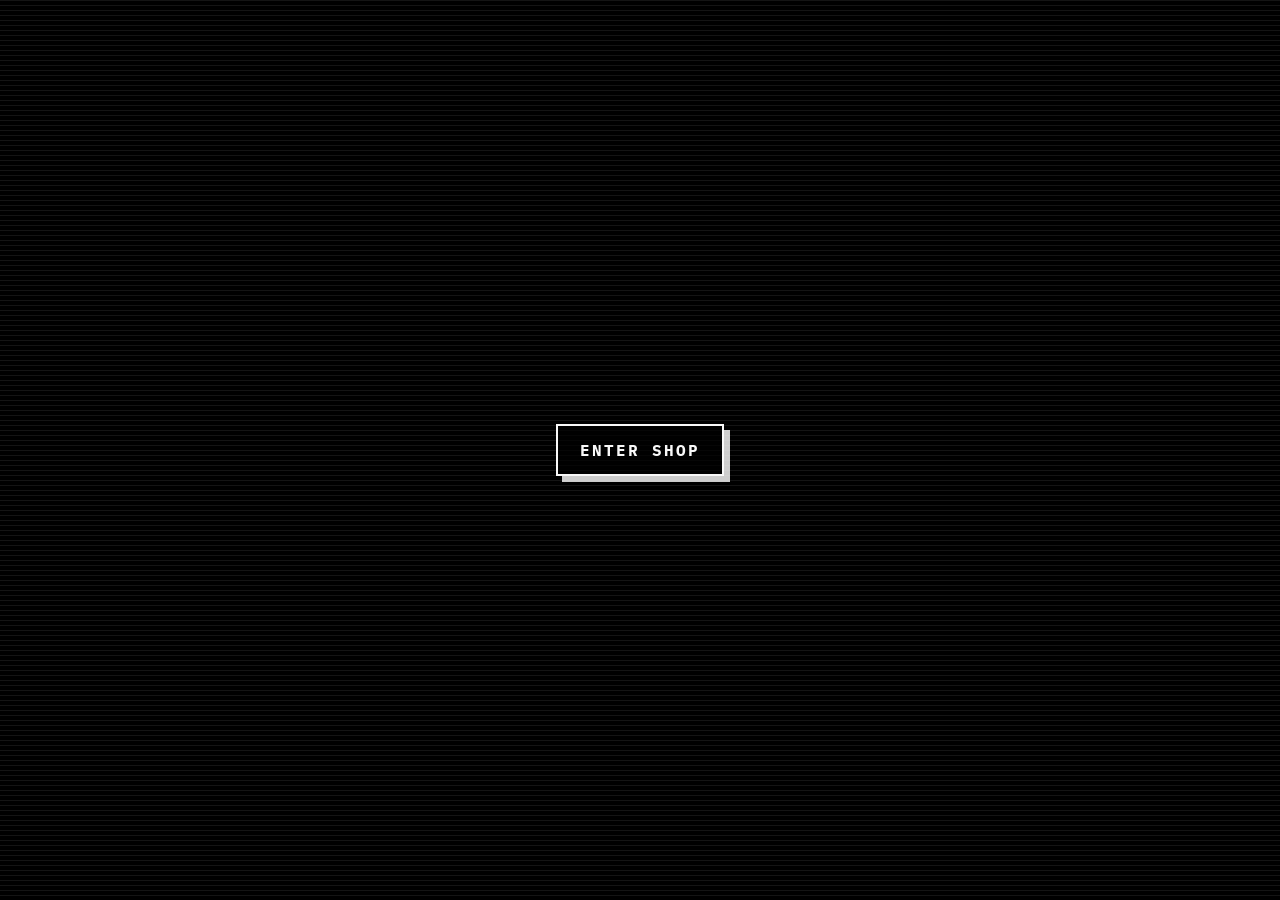
<file: index.html>
<!DOCTYPE html>
<html lang="en">
<head>
  <meta charset="UTF-8">
  <meta name="viewport" content="width=device-width, initial-scale=1.0">
  <title>Division 1 OS | Entry</title>
  <meta name="description" content="Division 1 entry page with full-screen background video and shop access.">
  <link rel="preconnect" href="https://fonts.googleapis.com">
  <link rel="preconnect" href="https://fonts.gstatic.com" crossorigin>
  <link href="https://fonts.googleapis.com/css2?family=IBM+Plex+Mono:wght@400;500;600;700&display=swap" rel="stylesheet">
  <link rel="stylesheet" href="style.css">
</head>
<body data-page="home">
  <main class="entry-screen" aria-label="Division 1 entry">
    <video class="entry-video" src="videos/bg-vid.mp4" autoplay muted loop playsinline preload="auto" aria-hidden="true"></video>
    <div class="entry-scanline" aria-hidden="true"></div>
    <a class="entry-button" href="shop.html">Enter Shop</a>
  </main>
</body>
</html>
</file>
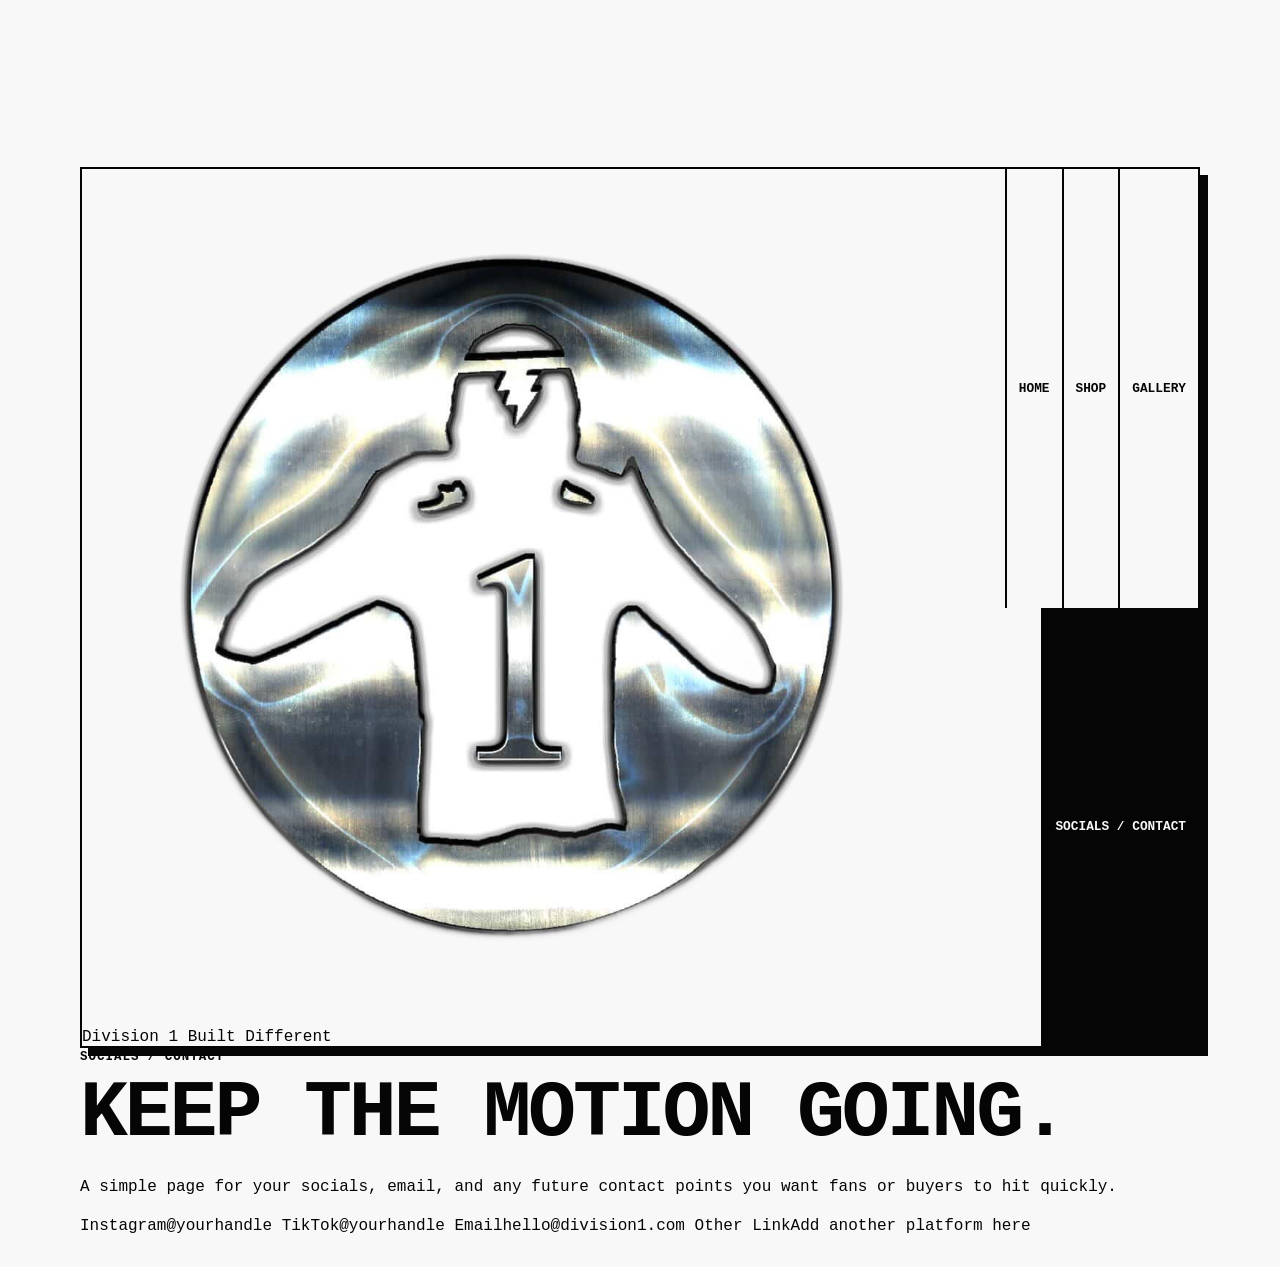
<file: contact.html>
<!DOCTYPE html>
<html lang="en">
<head>
  <meta charset="UTF-8">
  <meta name="viewport" content="width=device-width, initial-scale=1.0">
  <title>Division 1 | Socials & Contact</title>
  <meta name="description" content="Division 1 socials and contact page with quick links for email, Instagram, TikTok, and store traffic.">
  <link rel="preconnect" href="https://fonts.googleapis.com">
  <link rel="preconnect" href="https://fonts.gstatic.com" crossorigin>
  <link href="https://fonts.googleapis.com/css2?family=Antonio:wght@400;500;700&family=Manrope:wght@400;500;700;800&display=swap" rel="stylesheet">
  <link rel="stylesheet" href="style.css">
</head>
<body>
  <canvas class="scene-canvas" id="scene-canvas" aria-hidden="true"></canvas>
  <div class="page-shell">
    <div class="background-vignette" aria-hidden="true"></div>
    <div class="noise" aria-hidden="true"></div>

    <header class="site-header">
      <a class="brand" href="index.html" aria-label="Division 1 home">
        <img class="brand-logo" src="images/division1.jpg" alt="Division 1 logo">
        <span class="brand-text-wrap">
          <span class="brand-text">Division 1</span>
          <span class="brand-subtext">Built Different</span>
        </span>
      </a>

      <nav class="site-nav" aria-label="Primary navigation">
        <a href="index.html">Home</a>
        <a href="shop.html">Shop</a>
        <a href="gallery.html">Gallery</a>
        <a class="nav-cta is-active" href="contact.html">Socials / Contact</a>
      </nav>
    </header>

    <main>
      <section class="section inner-page-section">
        <div class="panel-card socials-card socials-page-card">
          <div>
            <p class="eyebrow">Socials / Contact</p>
            <h1>Keep the motion going.</h1>
            <p>
              A simple page for your socials, email, and any future contact points you want fans or buyers to hit quickly.
            </p>
          </div>

          <div class="social-links" aria-label="Social and contact links">
            <a href="#"><span class="social-label">Instagram</span><span class="social-hint">@yourhandle</span></a>
            <a href="#"><span class="social-label">TikTok</span><span class="social-hint">@yourhandle</span></a>
            <a href="mailto:hello@division1.com"><span class="social-label">Email</span><span class="social-hint">hello@division1.com</span></a>
            <a href="#"><span class="social-label">Other Link</span><span class="social-hint">Add another platform here</span></a>
          </div>
        </div>
      </section>
    </main>
  </div>

  <script src="script.js"></script>
</body>
</html>
</file>
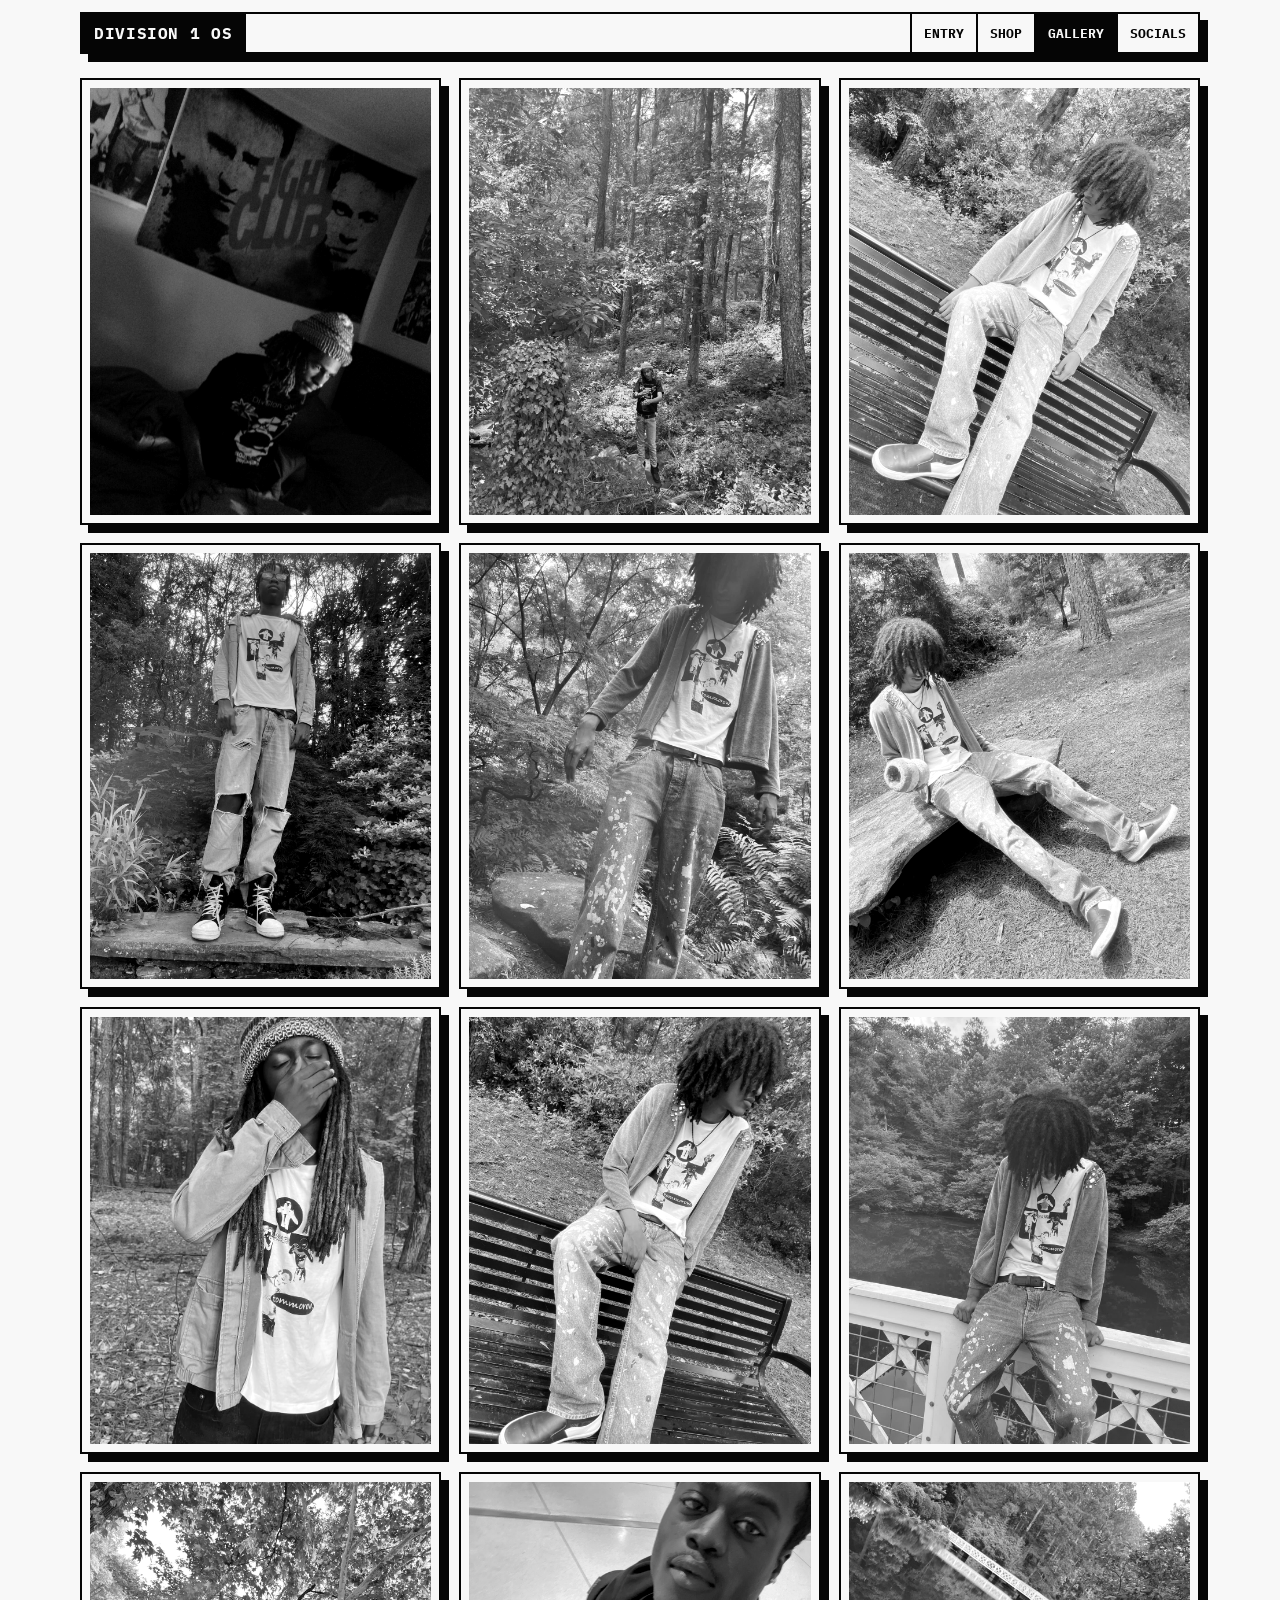
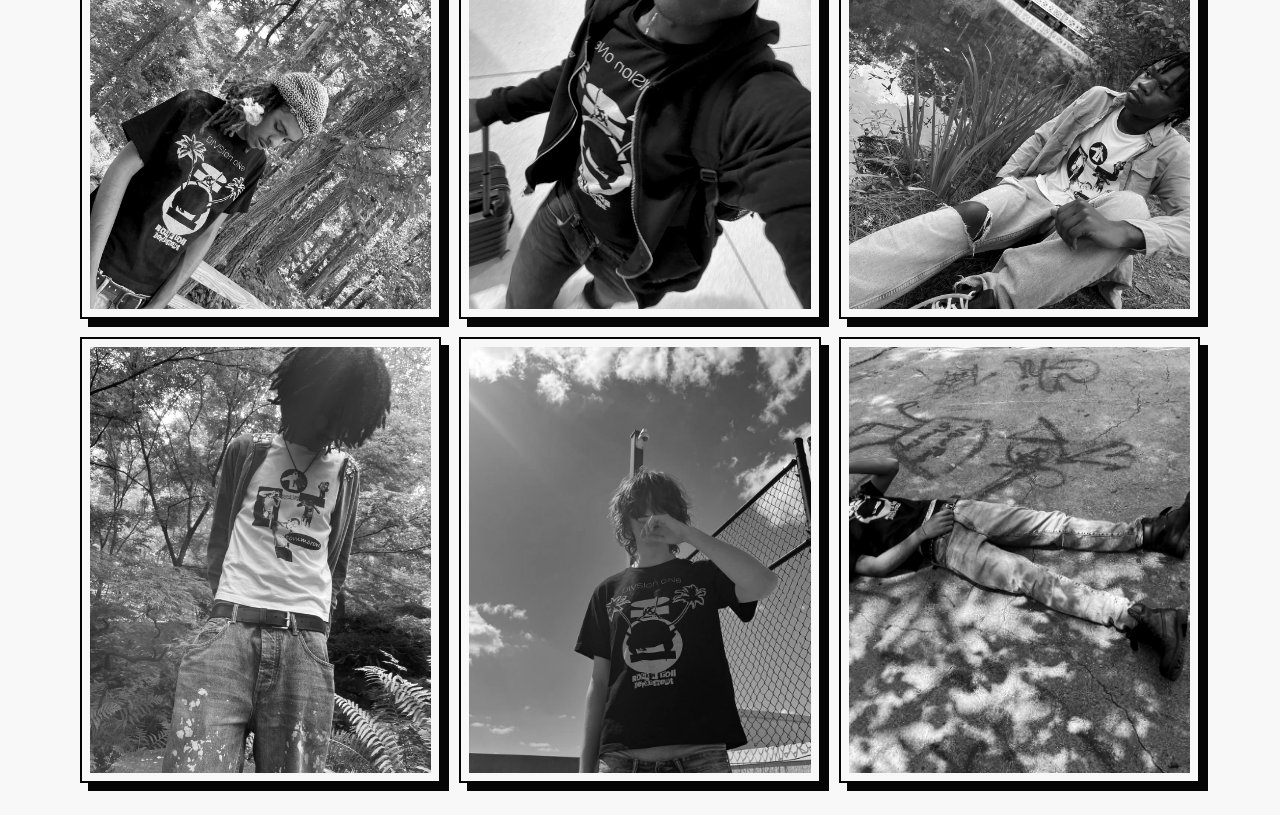
<file: gallery.html>
<!DOCTYPE html>
<html lang="en">
<head>
  <meta charset="UTF-8">
  <meta name="viewport" content="width=device-width, initial-scale=1.0">
  <title>Division 1 OS | Gallery</title>
  <meta name="description" content="Division 1 gallery wall featuring the latest model imagery.">
  <link rel="preconnect" href="https://fonts.googleapis.com">
  <link rel="preconnect" href="https://fonts.gstatic.com" crossorigin>
  <link href="https://fonts.googleapis.com/css2?family=IBM+Plex+Mono:wght@400;500;600;700&display=swap" rel="stylesheet">
  <link rel="stylesheet" href="style.css">
</head>
<body data-page="gallery">
  <div class="page-shell">
    <header class="site-header" role="banner">
      <a class="os-title" href="shop.html" aria-label="Division 1 OS shop">Division 1 OS</a>
      <nav class="site-nav" aria-label="Primary navigation">
        <a href="index.html">Entry</a>
        <a href="shop.html">Shop</a>
        <a class="is-active" href="gallery.html">Gallery</a>
        <a href="socials.html">Socials</a>
      </nav>
    </header>

    <main class="page-main">
      <section class="gallery-grid" aria-label="Division 1 gallery wall">
        <article class="gallery-card">
          <img src="images/gallery/002A9134-5596-49DA-8543-F409889FA84F.jpg" alt="Division 1 gallery photo 1">
        </article>
        <article class="gallery-card">
          <img src="images/gallery/0988D5C7-F6C4-4F6B-AE9B-D7F453236F63.jpg" alt="Division 1 gallery photo 2">
        </article>
        <article class="gallery-card">
          <img src="images/gallery/2468764F-B0F0-4C54-BBE6-BCFC4D57D0B0.jpg" alt="Division 1 gallery photo 3">
        </article>
        <article class="gallery-card">
          <img src="images/gallery/3742589E-BDD7-4CBD-98D0-9372729EDD4E.jpg" alt="Division 1 gallery photo 4">
        </article>
        <article class="gallery-card">
          <img src="images/gallery/5695D13D-CEAA-4D8B-82FC-5A68858D97DD.jpg" alt="Division 1 gallery photo 5">
        </article>
        <article class="gallery-card">
          <img src="images/gallery/6E2724D7-BED1-4130-9069-32F19ACFB177.jpg" alt="Division 1 gallery photo 6">
        </article>
        <article class="gallery-card">
          <img src="images/gallery/86C8DBD4-D528-47E9-AEC0-94475CB0ED78.jpg" alt="Division 1 gallery photo 7">
        </article>
        <article class="gallery-card">
          <img src="images/gallery/B9F8D4E5-040B-4585-B50F-63C8EF6AC366.jpg" alt="Division 1 gallery photo 8">
        </article>
        <article class="gallery-card">
          <img src="images/gallery/C68CF71A-08F8-490B-B3F4-B668150BE00D.jpg" alt="Division 1 gallery photo 9">
        </article>
        <article class="gallery-card">
          <img src="images/gallery/C8C91AD1-900A-488D-93C0-7E09DACCEC9B.jpg" alt="Division 1 gallery photo 10">
        </article>
        <article class="gallery-card">
          <img src="images/gallery/DE39387F-4981-46D3-94E9-E57F1C992A5A.jpg" alt="Division 1 gallery photo 11">
        </article>
        <article class="gallery-card">
          <img src="images/gallery/E03874D7-5C7E-4EC0-A48F-154E5670179C.jpg" alt="Division 1 gallery photo 12">
        </article>
        <article class="gallery-card">
          <img src="images/gallery/E4FD5A4D-A7CB-4FA4-AC20-93D4D2C5171C.jpg" alt="Division 1 gallery photo 13">
        </article>
        <article class="gallery-card">
          <img src="images/gallery/E6BE2B4B-7465-4A1B-A07D-D40C5129F296.jpg" alt="Division 1 gallery photo 14">
        </article>
        <article class="gallery-card">
          <img src="images/gallery/F37A3FFB-E50E-4DAF-BC9C-5082386220A2.jpg" alt="Division 1 gallery photo 15">
        </article>
      </section>
    </main>
  </div>
  <script src="script.js" defer></script>
</body>
</html>
</file>
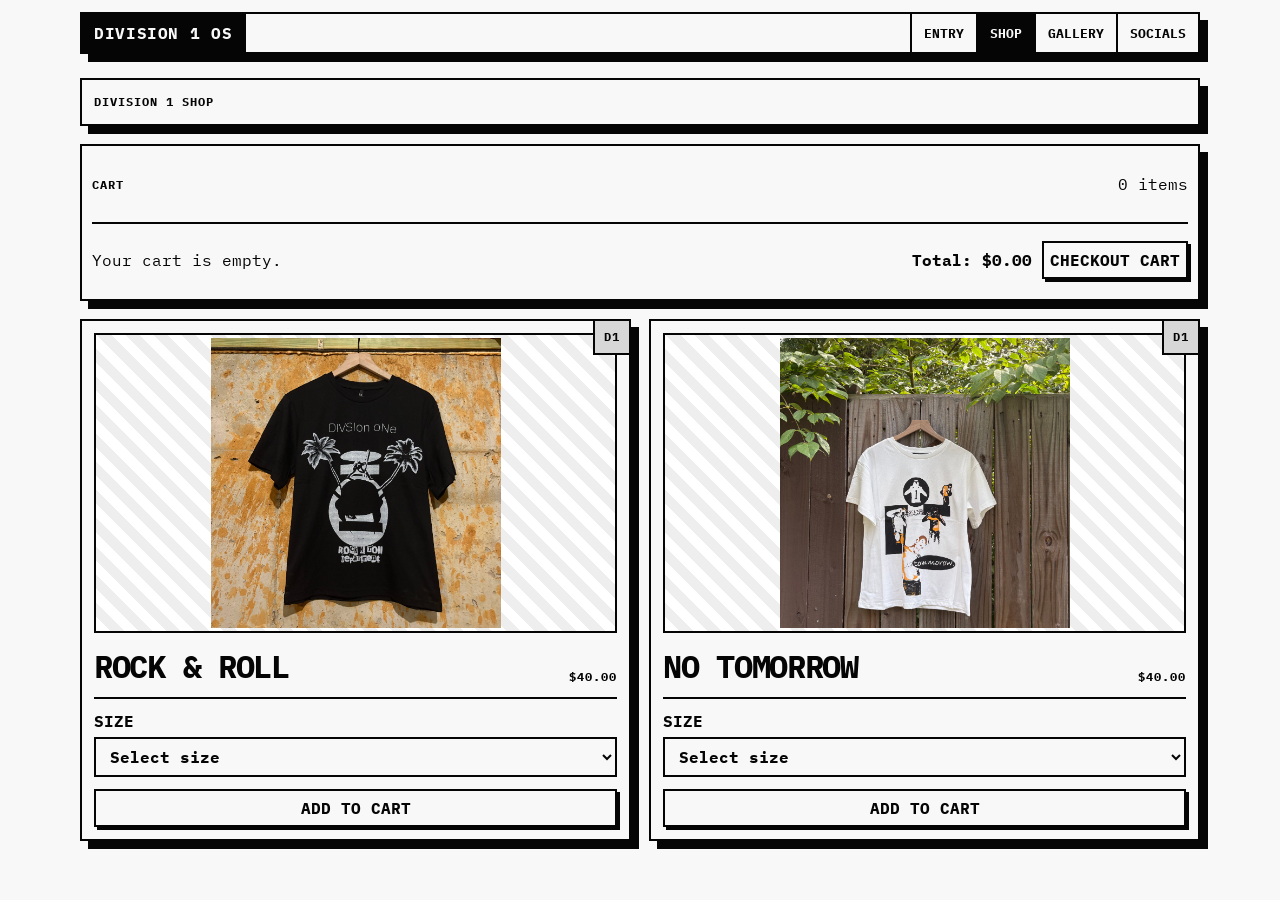
<file: shop.html>
<!DOCTYPE html>
<html lang="en">
<head>
  <meta charset="UTF-8">
  <meta name="viewport" content="width=device-width, initial-scale=1.0">
  <title>Division 1 OS | Shop</title>
  <meta name="description" content="Division 1 shop page featuring the current shirt drop.">
  <link rel="preconnect" href="https://fonts.googleapis.com">
  <link rel="preconnect" href="https://fonts.gstatic.com" crossorigin>
  <link href="https://fonts.googleapis.com/css2?family=IBM+Plex+Mono:wght@400;500;600;700&display=swap" rel="stylesheet">
  <link rel="stylesheet" href="style.css">
  <script src="https://js.stripe.com/v3/"></script>
</head>
<body data-page="shop">
  <div class="page-shell">
    <header class="site-header" role="banner">
      <a class="os-title" href="shop.html" aria-label="Division 1 OS shop">Division 1 OS</a>
      <nav class="site-nav" aria-label="Primary navigation">
        <a href="index.html">Entry</a>
        <a class="is-active" href="shop.html">Shop</a>
        <a href="gallery.html">Gallery</a>
        <a href="socials.html">Socials</a>
      </nav>
    </header>

    <main class="page-main">
      <section class="page-intro shop-intro">
        <p class="eyebrow">Division 1 Shop</p>
      </section>

      <section class="cart-panel" aria-live="polite">
        <div class="cart-panel-header">
          <p class="eyebrow">Cart</p>
          <p class="cart-count"><span data-cart-count>0</span> items</p>
        </div>
        <div class="cart-body">
          <p class="cart-empty" data-cart-empty>Your cart is empty.</p>
          <ul class="cart-items" data-cart-items></ul>
          <p class="cart-total">Total: <strong data-cart-total>$0.00</strong></p>
          <button class="cart-checkout-link" type="button" data-checkout-button>Checkout Cart</button>
        </div>
      </section>

      <section class="checkout-modal" data-checkout-modal hidden>
        <button type="button" class="checkout-cancel" data-checkout-cancel>Cancel</button>
        <form data-shipping-form>
          <p class="eyebrow">Shipping</p>
          <input data-ship-name placeholder="Full name" required />
          <input data-ship-line1 placeholder="Address" required />
          <input data-ship-city placeholder="City" required />
          <input data-ship-state placeholder="State" required />
          <input data-ship-zip placeholder="ZIP" required />
          <button type="submit">Continue to payment</button>
        </form>

        <div data-payment-section hidden>
          <p class="eyebrow">Payment</p>
          <div id="payment-element"></div>
          <button type="button" data-pay-button>Pay now</button>
          <div data-payment-message></div>
        </div>
      </section>


      <section class="product-grid shop-grid" aria-label="Division 1 shirt drop">
        <article class="product-card" data-product-card>
          <p class="product-tag">D1</p>
          <div class="shirt-stage">
            <div class="shirt-display" aria-label="Rock and Roll shirt image">
              <div class="shirt-image-wrap">
                <img class="shirt-image" src="images/rock-n-roll-d1.jpg" alt="Rock and Roll shirt product image">
              </div>
            </div>
          </div>
          <div class="product-meta">
            <h2>rock &amp; roll</h2>
            <p class="price-text">$40.00</p>
          </div>
          <label class="size-selector">
            <span>Size</span>
            <select data-size-selector aria-label="Select Rock and Roll Shirt size" required>
              <option value="">Select size</option>
              <option value="Small">Small</option>
              <option value="Med">Med</option>
              <option value="Large">Large</option>
              <option value="XL">XL</option>
            </select>
          </label>
          <button class="add-to-cart-button" type="button" data-add-to-cart data-name="Rock &amp; Roll Shirt" data-price="40" data-price-id="price_1TxEKOCPoNR7hDKvvRAcGskj" data-shopify-variant-id="">Add to cart</button>
        </article>
        <article class="product-card" data-product-card>
          <p class="product-tag">D1</p>
          <div class="shirt-stage">
            <div class="shirt-display" aria-label="No Tomorrow shirt image">
              <div class="shirt-image-wrap">
                <img class="shirt-image" src="images/no-tomorrow-d1.jpg" alt="No Tomorrow shirt product image">
              </div>
            </div>
          </div>
          <div class="product-meta">
            <h2>no tomorrow</h2>
            <p class="price-text">$40.00</p>
          </div>
          <label class="size-selector">
            <span>Size</span>
            <select data-size-selector aria-label="Select No Tomorrow Shirt size" required>
              <option value="">Select size</option>
              <option value="Small">Small</option>
              <option value="Med">Med</option>
              <option value="Large">Large</option>
              <option value="XL">XL</option>
            </select>
          </label>
          <button class="add-to-cart-button" type="button" data-add-to-cart data-name="No Tomorrow Shirt" data-price="40" data-price-id="price_1TxEJqCPoNR7hDKvkVjAPlTO" data-shopify-variant-id="">Add to cart</button>
        </article>
      </section>
    </main>
  </div>
  <aside class="cart-toast" data-cart-toast role="status" aria-live="polite" aria-atomic="true"></aside>
  <script src="script.js" defer></script>
</body>
</html>
</file>
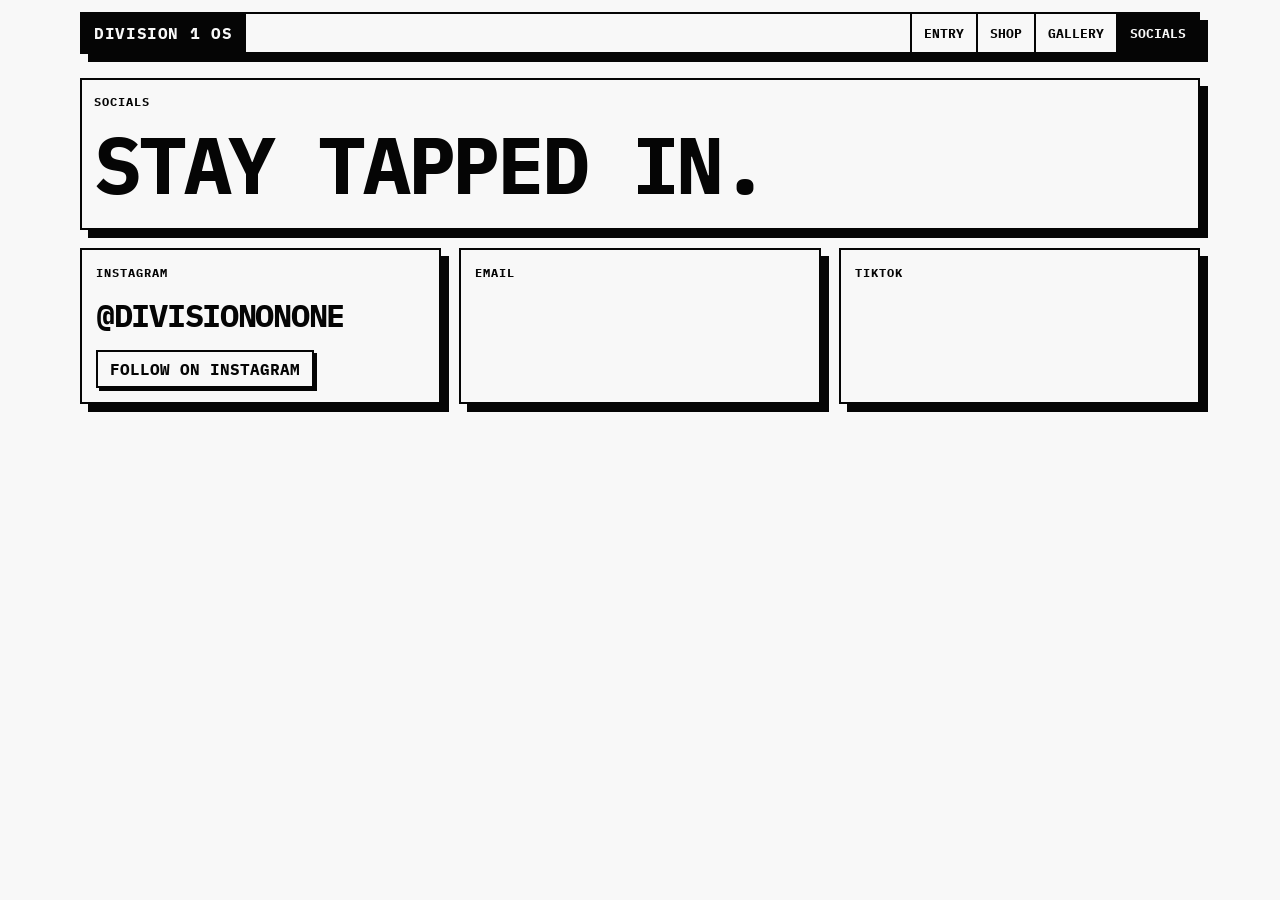
<file: socials.html>
<!DOCTYPE html>
<html lang="en">
<head>
  <meta charset="UTF-8">
  <meta name="viewport" content="width=device-width, initial-scale=1.0">
  <title>Division 1 OS | Socials</title>
  <meta name="description" content="Division 1 contact page with clean social and contact placeholders.">
  <link rel="preconnect" href="https://fonts.googleapis.com">
  <link rel="preconnect" href="https://fonts.gstatic.com" crossorigin>
  <link href="https://fonts.googleapis.com/css2?family=IBM+Plex+Mono:wght@400;500;600;700&display=swap" rel="stylesheet">
  <link rel="stylesheet" href="style.css">
</head>
<body data-page="socials">
  <div class="page-shell">
    <header class="site-header" role="banner">
      <a class="os-title" href="shop.html" aria-label="Division 1 OS shop">Division 1 OS</a>
      <nav class="site-nav" aria-label="Primary navigation">
        <a href="index.html">Entry</a>
        <a href="shop.html">Shop</a>
        <a href="gallery.html">Gallery</a>
        <a class="is-active" href="socials.html">Socials</a>
      </nav>
    </header>

    <main class="page-main">
      <section class="page-intro contact-intro">
        <p class="eyebrow">Socials</p>
        <h1>Stay tapped in.</h1>
      </section>

      <section class="contact-grid" aria-label="Social and contact links">
        <article class="contact-card">
          <span class="contact-label">Instagram</span>
          <h2>@divisiononone</h2>
          <a class="button button-secondary" href="https://instagram.com/divisiononone" target="_blank" rel="noopener noreferrer">Follow on Instagram</a>
        </article>
        <article class="contact-card">
          <span class="contact-label">Email</span>
        </article>
        <article class="contact-card">
          <span class="contact-label">TikTok</span>
        </article>
      </section>
    </main>
  </div>

  <script src="script.js" defer></script>
</body>
</html>
</file>
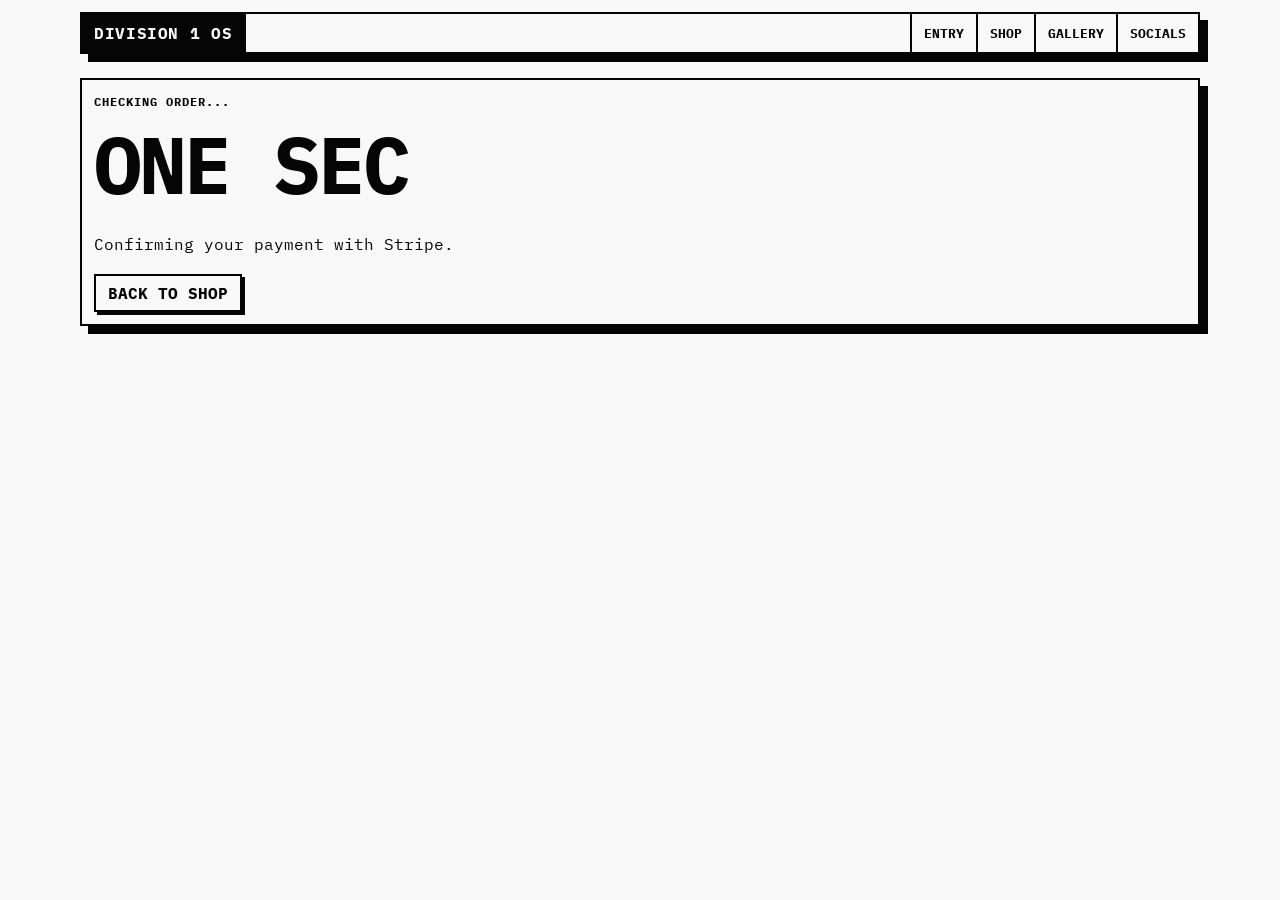
<file: success.html>
<!DOCTYPE html>
<html lang="en">
<head>
  <meta charset="UTF-8">
  <meta name="viewport" content="width=device-width, initial-scale=1.0">
  <title>Division 1 OS | Order Status</title>
  <meta name="description" content="Division 1 order confirmation.">
  <link rel="preconnect" href="https://fonts.googleapis.com">
  <link rel="preconnect" href="https://fonts.gstatic.com" crossorigin>
  <link href="https://fonts.googleapis.com/css2?family=IBM+Plex+Mono:wght@400;500;600;700&display=swap" rel="stylesheet">
  <link rel="stylesheet" href="style.css">
  <script src="https://js.stripe.com/v3/"></script>
</head>
<body data-page="success">
  <div class="page-shell">
    <header class="site-header" role="banner">
      <a class="os-title" href="shop.html" aria-label="Division 1 OS shop">Division 1 OS</a>
      <nav class="site-nav" aria-label="Primary navigation">
        <a href="index.html">Entry</a>
        <a href="shop.html">Shop</a>
        <a href="gallery.html">Gallery</a>
        <a href="socials.html">Socials</a>
      </nav>
    </header>

    <main class="page-main">
      <section class="page-intro">
        <p class="eyebrow" data-status-eyebrow>Checking order...</p>
        <h1 data-status-heading>One sec</h1>
        <p data-status-message>Confirming your payment with Stripe.</p>
        <a class="button" href="shop.html" data-status-link hidden>Back to shop</a>
      </section>
    </main>
  </div>

  <script>
    const STRIPE_PUBLISHABLE_KEY = "pk_live_51TO7K6CPoNR7hDKvW3UTZYabvAgOZBFedd6Ys2CeK8PNJPOmevIpFqAZmxM4OPK7GpElDqbZB3Icw0OH63dFVGye00vrfYCIfn";
    const stripe = Stripe(STRIPE_PUBLISHABLE_KEY);

    const eyebrow = document.querySelector("[data-status-eyebrow]");
    const heading = document.querySelector("[data-status-heading]");
    const message = document.querySelector("[data-status-message]");
    const link = document.querySelector("[data-status-link]");

    function setStatus(eyebrowText, headingText, messageText) {
      eyebrow.textContent = eyebrowText;
      heading.textContent = headingText;
      message.textContent = messageText;
      link.hidden = false;
    }

    const clientSecret = new URLSearchParams(window.location.search).get("payment_intent_client_secret");

    if (!clientSecret) {
      setStatus("Order Status", "Nothing to show", "We couldn't find a payment to confirm.");
    } else {
      stripe.retrievePaymentIntent(clientSecret).then(({ paymentIntent }) => {
        switch (paymentIntent?.status) {
          case "succeeded":
            setStatus("Order Confirmed", "You're all set", "Payment received — thanks for the order. A confirmation will follow by email.");
            window.localStorage.removeItem("division1-cart-v2");
            break;
          case "processing":
            setStatus("Order Processing", "Almost there", "Your payment is processing. We'll update you once it's confirmed.");
            break;
          case "requires_payment_method":
            setStatus("Payment Failed", "Something went wrong", "Your payment wasn't successful. Please try again.");
            break;
          default:
            setStatus("Order Status", "Status unknown", "We couldn't confirm your payment status. Contact us if you were charged.");
            break;
        }
      });
    }
  </script>
</body>
</html>
</file>
<file: style.css>
:root {
  --black: #050505;
  --white: #f8f8f8;
  --gray: #d7d7d7;
  --dark-gray: #222;
  --line: #050505;
  --shadow: 8px 8px 0 #050505;
  --site-width: 1120px;
}

* { box-sizing: border-box; }
html { color-scheme: light; }
body {
  margin: 0;
  min-width: 320px;
  min-height: 100vh;
  font-family: "IBM Plex Mono", "Courier New", monospace;
  color: var(--black);
  background: var(--white);
}
a { color: inherit; text-decoration: none; }
img { display: block; max-width: 100%; }
button, select, input { font: inherit; }

.entry-screen {
  position: relative;
  display: grid;
  min-height: 100vh;
  min-height: 100dvh;
  place-items: center;
  overflow: hidden;
  background: #000;
}
.entry-video {
  position: absolute;
  inset: 0;
  width: 100%;
  height: 100%;
  object-fit: cover;
}
.entry-scanline {
  position: absolute;
  inset: 0;
  pointer-events: none;
  background: repeating-linear-gradient(180deg, rgba(255,255,255,.08) 0 1px, transparent 1px 5px), rgba(0,0,0,.18);
}
.entry-button {
  position: relative;
  z-index: 1;
  padding: 14px 22px;
  border: 2px solid var(--white);
  background: rgba(0,0,0,.72);
  color: var(--white);
  font-weight: 700;
  letter-spacing: .12em;
  text-transform: uppercase;
  box-shadow: 6px 6px 0 rgba(255,255,255,.8);
}
.entry-button:hover, .entry-button:focus-visible { transform: translate(-2px, -2px); }

.page-shell {
  width: min(calc(100% - 24px), var(--site-width));
  min-height: 100vh;
  margin: 0 auto;
  padding: 12px 0 32px;
}
.site-header {
  position: sticky;
  top: 0;
  z-index: 5;
  display: flex;
  align-items: stretch;
  justify-content: space-between;
  gap: 0;
  border: 2px solid var(--line);
  background: var(--white);
  box-shadow: var(--shadow);
}
.os-title {
  display: flex;
  align-items: center;
  min-height: 38px;
  padding: 0 12px;
  border-right: 2px solid var(--line);
  background: var(--black);
  color: var(--white);
  font-weight: 700;
  letter-spacing: .04em;
  text-transform: uppercase;
}
.site-nav { display: flex; flex-wrap: wrap; justify-content: flex-end; }
.site-nav a {
  display: flex;
  align-items: center;
  min-height: 38px;
  padding: 0 12px;
  border-left: 2px solid var(--line);
  font-size: .8rem;
  font-weight: 700;
  text-transform: uppercase;
}
.site-nav a:hover, .site-nav a:focus-visible, .site-nav a.is-active { background: var(--black); color: var(--white); }
.page-main { display: grid; gap: 18px; padding-top: 24px; }
.page-intro, .cart-panel, .product-card, .contact-card, .gallery-card {
  border: 2px solid var(--line);
  background: var(--white);
  box-shadow: var(--shadow);
}
.page-intro { padding: 12px; }
.eyebrow, .price-text, .product-tag, .contact-label { margin: 0; font-size: .78rem; font-weight: 700; letter-spacing: .08em; text-transform: uppercase; }
h1, h2 { margin: 0; text-transform: uppercase; letter-spacing: -.04em; }
h1 { font-size: clamp(2rem, 8vw, 5rem); }
h2 { font-size: clamp(1.2rem, 3vw, 2rem); }
p { line-height: 1.6; }

.shop-grid { display: grid; grid-template-columns: repeat(2, minmax(0, 1fr)); gap: 18px; align-items: start; }
.product-card { position: relative; display: grid; gap: 12px; padding: 12px; }
.product-tag { position: absolute; top: 0; right: 0; padding: 6px 9px; border-left: 2px solid var(--line); border-bottom: 2px solid var(--line); background: var(--gray); }
.shirt-stage { display: grid; place-items: center; min-height: 300px; border: 2px solid var(--line); background: repeating-linear-gradient(45deg, #fff 0 10px, #eee 10px 20px); }
.shirt-image { max-height: 290px; object-fit: contain; }
.product-meta { display: flex; align-items: end; justify-content: space-between; gap: 12px; border-bottom: 2px solid var(--line); padding-bottom: 10px; }
.size-selector { display: grid; gap: 6px; font-weight: 700; text-transform: uppercase; }
.size-selector select { width: 100%; min-height: 40px; padding: 0 10px; border: 2px solid var(--line); background: var(--white); color: var(--black); border-radius: 0; }
.add-to-cart-button, .cart-checkout-link, .cart-remove-button, .button {
  min-height: 38px;
  border: 2px solid var(--line);
  background: var(--white);
  color: var(--black);
  font-weight: 700;
  text-transform: uppercase;
  cursor: pointer;
  box-shadow: 3px 3px 0 var(--black);
}
.add-to-cart-button:hover, .cart-checkout-link:hover, .cart-remove-button:hover, .button:hover { background: var(--black); color: var(--white); }
.add-to-cart-button:disabled, .cart-checkout-link:disabled { opacity: .45; cursor: not-allowed; box-shadow: none; }

.cart-panel { position: sticky; top: 62px; z-index: 4; padding: 10px; }
.cart-panel-header, .cart-body, .cart-item, .cart-item-controls { display: flex; align-items: center; gap: 10px; }
.cart-panel-header { justify-content: space-between; border-bottom: 2px solid var(--line); padding-bottom: 8px; }
.cart-body { flex-wrap: wrap; justify-content: space-between; padding-top: 8px; }
.cart-items { display: flex; flex: 1 1 420px; flex-wrap: wrap; gap: 8px; margin: 0; padding: 0; list-style: none; }
.cart-item { padding: 6px; border: 2px solid var(--line); background: #fff; }
.cart-item-name { font-size: .78rem; font-weight: 700; }
.cart-item-controls strong { font-size: .78rem; }
.cart-remove-button { min-height: 26px; padding: 0 8px; box-shadow: none; }
.cart-remove-button-wide { display: none; }
.cart-total { font-weight: 700; }
.cart-toast { position: fixed; right: 14px; bottom: 14px; z-index: 10; max-width: min(320px, calc(100vw - 28px)); padding: 10px 12px; border: 2px solid var(--line); background: var(--black); color: var(--white); opacity: 0; transform: translateY(10px); transition: .2s ease; }
.checkout-modal {
  position: fixed;
  inset: 0;
  z-index: 20;
  display: grid;
  place-items: center;
  padding: 16px;
  background: rgba(5, 5, 5, 0.75);
  overflow-y: auto;
}
.checkout-modal[hidden] { display: none; }

.checkout-cancel {
  position: fixed;
  top: 16px;
  right: 16px;
  min-height: 34px;
  padding: 0 12px;
  border: 2px solid var(--white);
  background: rgba(0, 0, 0, .72);
  color: var(--white);
  font-weight: 700;
  text-transform: uppercase;
  cursor: pointer;
}
.checkout-cancel:hover { background: var(--white); color: var(--black); }

[data-shipping-form],
[data-payment-section] {
  width: min(420px, 100%);
  display: grid;
  gap: 10px;
  padding: 16px;
  border: 2px solid var(--line);
  background: var(--white);
  box-shadow: var(--shadow);
}

[data-shipping-form] input {
  min-height: 40px;
  padding: 0 10px;
  border: 2px solid var(--line);
  background: var(--white);
  color: var(--black);
  border-radius: 0;
}
[data-shipping-form] input:focus,
[data-shipping-form] input:focus-visible {
  outline: none;
  background: var(--gray);
}

[data-shipping-form] button,
[data-pay-button] {
  min-height: 38px;
  border: 2px solid var(--line);
  background: var(--white);
  color: var(--black);
  font-weight: 700;
  text-transform: uppercase;
  cursor: pointer;
  box-shadow: 3px 3px 0 var(--black);
}
[data-shipping-form] button:hover,
[data-pay-button]:hover { background: var(--black); color: var(--white); }
[data-pay-button]:disabled { opacity: .45; cursor: not-allowed; box-shadow: none; }

#payment-element { margin: 6px 0; }

[data-payment-message] {
  font-size: .78rem;
  font-weight: 700;
  color: #b00000;
}

.cart-toast.is-visible { opacity: 1; transform: translateY(0); }

.gallery-grid { display: grid; grid-template-columns: repeat(3, minmax(0, 1fr)); gap: 18px; }
.gallery-card { padding: 8px; }
.gallery-card img { width: 100%; aspect-ratio: 1 / 1.25; object-fit: cover; filter: grayscale(1) contrast(1.05); }
.contact-grid { display: grid; grid-template-columns: repeat(3, minmax(0,1fr)); gap: 18px; }
.contact-card { display: grid; gap: 14px; padding: 14px; min-height: 150px; }
.button { display: inline-flex; align-items: center; justify-content: center; padding: 0 12px; width: fit-content; }

@media (max-width: 760px) {
  .site-header { display: block; }
  .os-title { border-right: 0; border-bottom: 2px solid var(--line); }
  .site-nav a { flex: 1; justify-content: center; border-left: 0; border-right: 2px solid var(--line); }
  .shop-grid, .gallery-grid, .contact-grid { grid-template-columns: 1fr; }
  .shirt-stage { min-height: 230px; }
  .cart-panel { position: static; }
  .cart-body, .cart-item { align-items: stretch; }
}
</file>
